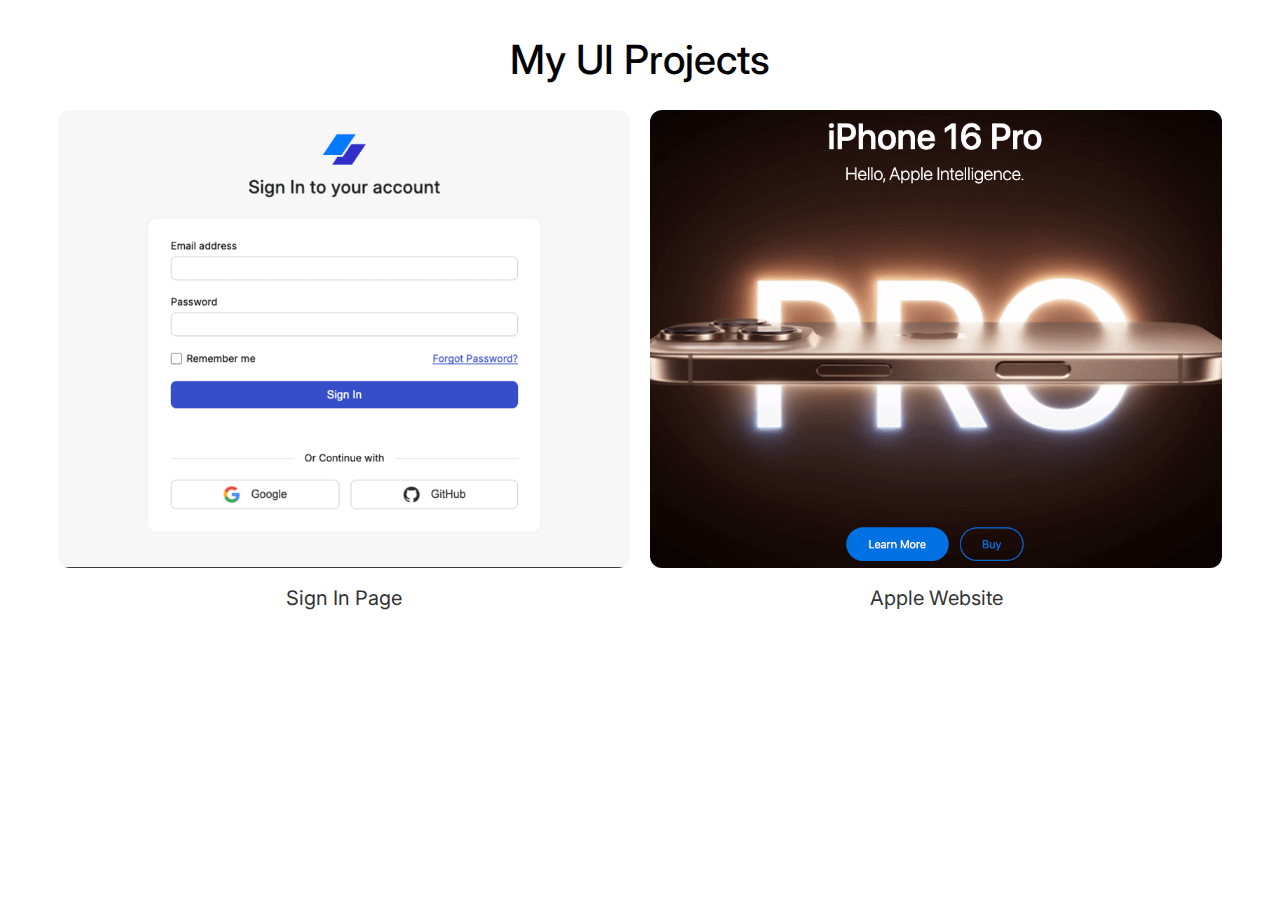
<file: index.html>
<!DOCTYPE html>
<html lang="en">
  <head>
    <meta charset="UTF-8" />
    <meta name="viewport" content="width=device-width, initial-scale=1.0" />
    <title>Tarun's UI Projects</title>
    <link rel="preconnect" href="https://fonts.googleapis.com" />
    <link rel="preconnect" href="https://fonts.gstatic.com" crossorigin />
    <link
      href="https://fonts.googleapis.com/css2?family=Inter:ital,opsz,wght@0,14..32,100..900;1,14..32,100..900&display=swap"
      rel="stylesheet"
    />
    <link rel="stylesheet" href="css/style.css" />
  </head>
  <body>
    <section class="container">
      <h1 class="title">My UI Projects</h1>
      <ul>
        <li>
          <a href="01-sign-in-page/index.html">
            <img
              class="thumbnail"
              src="01-sign-in-page/thumb/thumb.png"
              alt="Sign In Thumbnail"
            />
            <span> Sign In Page</span></a
          >
        </li>
        <li>
          <a href="02-apple-website/index.html">
            <img
              class="thumbnail"
              src="02-apple-website/thumb/thumb.png"
              alt="Sign In Thumbnail"
            />
            <span> Apple Website</span></a
          >
        </li>
      </ul>
    </section>
  </body>
</html>
</file>
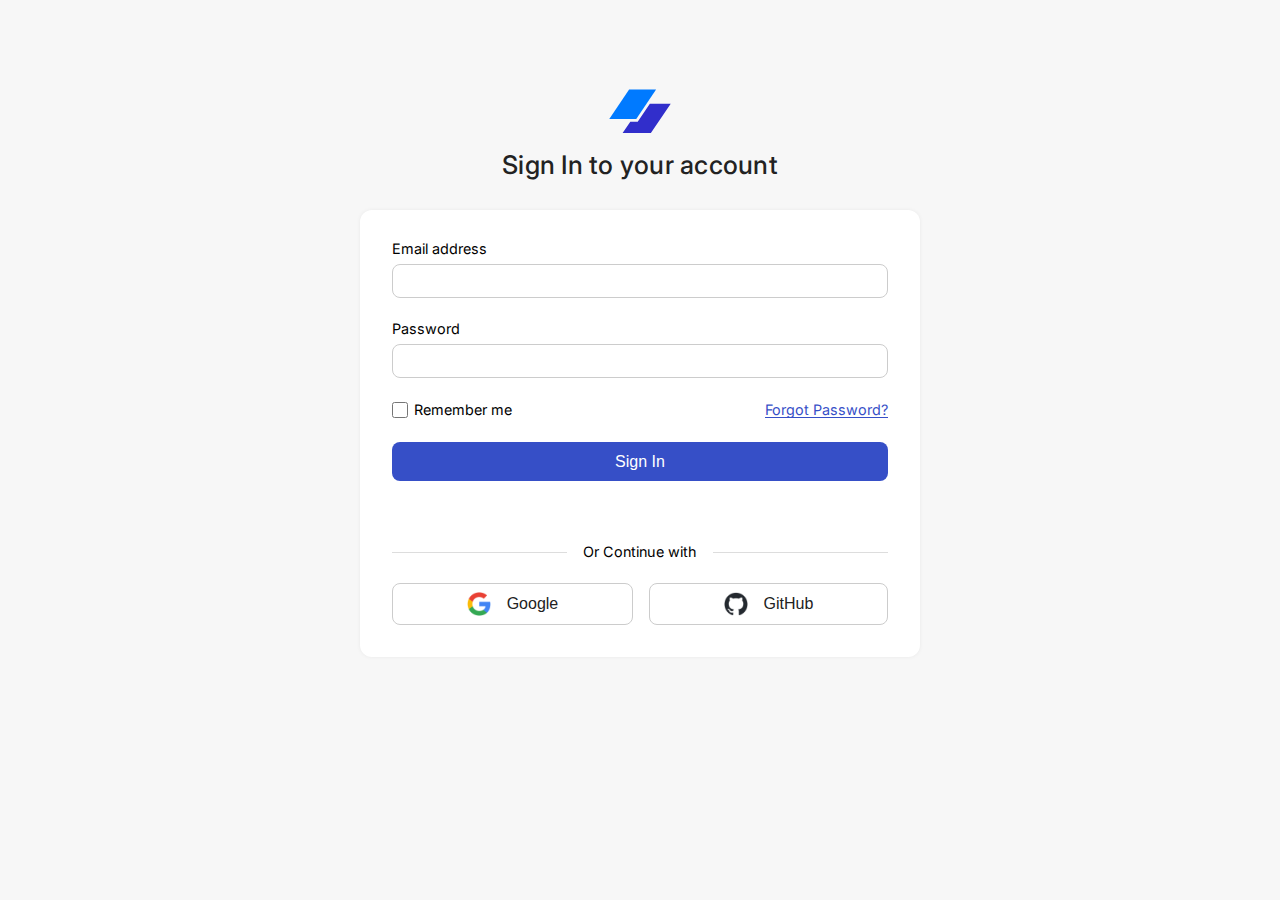
<file: 01-sign-in-page/index.html>
<!DOCTYPE html>
<html lang="en">
  <head>
    <meta charset="UTF-8" />
    <meta name="viewport" content="width=device-width, initial-scale=1.0" />
    <title>Sign In Page</title>
    <link rel="preconnect" href="https://fonts.googleapis.com" />
    <link rel="preconnect" href="https://fonts.gstatic.com" crossorigin />
    <link
      href="https://fonts.googleapis.com/css2?family=Inter:ital,opsz,wght@0,14..32,100..900;1,14..32,100..900&display=swap"
      rel="stylesheet"
    />
    <link rel="stylesheet" href="css/style.css" />
  </head>
  <body>
    <section class="section-sign-in">
      <div class="sign-in-title">
        <img src="logos/company.svg" class="logo-company" alt="Company Logo" />
        <h1 class="title-primary">Sign In to your account</h1>
      </div>
      <div class="sign-in-box">
        <form class="sign-in-form">
          <div class="email">
            <label for="email" class="input-label">Email address</label>
            <input
              class="input-field input-email"
              id="email"
              type="email"
              required
            />
          </div>
          <div class="password">
            <label for="password" class="input-label">Password</label>
            <input
              class="input-field input-password"
              id="password"
              type="password"
              required
            />
          </div>
          <div class="remember-forget">
            <div class="remember-me">
              <input
                class="checkbox"
                type="checkbox"
                id="remember-me"
                name="remember-me"
              />
              <label class="remember-label" for="remember-me"
                >Remember me</label
              >
            </div>
            <a href="#" class="link forgot-label">Forgot Password?</a>
          </div>
          <button class="button button-sign-in">Sign In</button>
        </form>
        <div class="other-sign-in-options">
          <div class="label-other-options">
            <div class="divider"></div>
            <p>Or Continue with</p>
            <div class="divider"></div>
          </div>
          <div class="other-sign-in-buttons">
            <button class="button button-other-options">
              <img
                src="logos/google.png"
                class="button-logo"
                alt="Google Logo"
              />
              Google
            </button>
            <button class="button button-other-options">
              <img
                src="logos/github.png"
                class="button-logo"
                alt="GitHub Logo"
              />
              GitHub
            </button>
          </div>
        </div>
      </div>
    </section>
  </body>
</html>
</file>
<file: css/style.css>
* {
  padding: 0;
  margin: 0;
  box-sizing: border-box;
}

html {
  font-size: 62.75%;
}

body {
  font-family: "Inter", sans-serif;
  line-height: 1;
}

.container {
  max-width: 120rem;
  padding: 4rem 2rem;
  margin: 0 auto;
  text-align: center;
}

.title {
  font-size: 4rem;
  padding-bottom: 3rem;
  font-weight: 500;
}

ul {
  display: grid;
  column-gap: 2rem;
  row-gap: 4rem;
  grid-template-columns: repeat(2, 1fr);
}

li {
  list-style: none;
}

a {
  display: flex;
  flex-direction: column;
  align-items: center;
  gap: 2rem;
  transition: all 300ms;
}

a:link,
a:visited {
  font-size: 2rem;
  text-decoration: none;
  color: #333;
}

a:hover,
a:focus {
  color: #666;
  transform: translateY(-6px);
}

.thumbnail {
  display: inline-block;
  width: 100%;
  height: auto;
  border-radius: 12px;
}

a span {
  display: block;
}

@media (max-width: 640px) {
  a:link,
  a:visited {
    font-size: 1.8rem;
  }

  .title {
    font-size: 2.5rem;
  }
  .thumbnail {
    width: 90%;
  }

  ul {
    grid-template-columns: 1fr;
    row-gap: 4rem;
  }

  a {
    gap: 1rem;
  }
}

@media (max-width: 320px) {
  .container {
    padding: 4rem 1rem;
  }
}
</file>
<file: 01-sign-in-page/css/style.css>
* {
  padding: 0;
  margin: 0;
  box-sizing: border-box;
}

html {
  font-size: 100%;
  line-height: 1;
}

body {
  font-family: "Inter", sans-serif;
  background-color: #f7f7f7;
  height: 100vh;
  display: flex;
  flex-direction: column;
  align-items: center;
  justify-content: flex-start;
}

/**************************/
/* REUSABLE COMPONENTS */
/**************************/

.button {
  border: none;
  padding: 0.5rem 1rem;
  font-size: 1rem;
  border-radius: 8px;
  min-height: 2.4rem;
}

.input-label {
  font-size: 0.9rem;
  font-weight: 400;
}

.input-field {
  font-size: 0.9rem;
  padding: 0.5rem 0.8rem;
  border-radius: 8px;
  border: 1px solid #ccc;
}

.link:link,
.link:visited {
  color: #364fc7;
  text-decoration: none;
  border-bottom: 1px solid #364fc7;
  transition: all 300ms;
}

.link:active,
.link:hover {
  color: #4263eb;
  border-bottom: 1px solid #4263eb;
}

/**************************/
/* PAGE TITLE */
/**************************/

.section-sign-in {
  padding-top: 4rem;
  width: 35rem;
  display: flex;
  flex-direction: column;
  gap: 1rem;
}

.sign-in-title {
  display: flex;
  flex-direction: column;
  align-items: center;
  gap: 0.5rem;
  padding: 1rem 0;
}

.logo-company {
  width: 4rem;
  height: 4rem;
}

.title-primary {
  font-size: 1.6rem;
  font-weight: 500;
  letter-spacing: 0.25px;
  color: #222;
}

/**************************/
/* SIGN IN FORM */
/**************************/

.sign-in-box {
  display: flex;
  flex-direction: column;
  align-items: center;
  gap: 4rem;
  padding: 2rem;
  background-color: #fff;
  border-radius: 12px;
  box-shadow: 0 0 4px 0 rgba(0, 0, 0, 0.06);
}

.sign-in-form {
  width: 100%;
  display: flex;
  flex-direction: column;
  justify-content: center;
  gap: 1.5rem;
}

.button-sign-in:focus {
  outline: 2px solid #364fc7;
  outline-offset: 0.2rem;
}

.button-sign-in {
  color: #fff;
  background-color: #364fc7;
  transition: background-color 300ms;
}

.button-sign-in:hover,
.button-sign-in:active {
  cursor: pointer;
  background-color: #4263eb;
}

.other-sign-in-options {
  width: 100%;
  display: flex;
  flex-direction: column;
  align-items: center;
  gap: 1.5rem;
}

.other-sign-in-buttons {
  display: flex;
  align-items: center;
  justify-content: space-between;
  gap: 1rem;
  width: 100%;
}

.button-other-options {
  display: flex;
  align-items: center;
  justify-content: center;
  gap: 1rem;
  color: #222;
  background-color: transparent;
  border: 1px solid #ccc;
  flex-grow: 1;
  transition: all 300ms;
}

.button-other-options:hover,
.button-other-options:active {
  cursor: pointer;
  background-color: #f8f9fa;
}

.button-logo {
  height: 1.5rem;
  width: 1.5rem;
}

.email,
.password {
  display: flex;
  flex-direction: column;
  gap: 0.5rem;
}

.remember-forget {
  display: flex;
  align-items: center;
  justify-content: space-between;
}

.checkbox[type="checkbox"] {
  accent-color: #4263eb;
  width: 1rem;
  height: 1rem;
  border-radius: 8px;
}

.checkbox[type="checkbox"]:focus {
  outline-color: #4263eb;
}

.checkbox[type="checkbox"]:checked {
  accent-color: #4263eb;
}

.remember-me {
  display: flex;
  align-items: center;
  gap: 0.4rem;
}

.label-other-options {
  width: 100%;
  display: flex;
  align-items: center;
  gap: 1rem;
}

.divider {
  height: 1px;
  background-color: #ddd;
  flex-grow: 1;
}

.remember-label,
.forgot-label,
.label-other-options {
  font-size: 0.9rem;
}

/**************************/
/* MEDIA QUERIES */
/**************************/

@media (max-width: 640px) {
  body {
    background-color: #fff;
  }

  .section-sign-in {
    width: 100vw;
  }

  .sign-in-box {
    border-radius: 0px;
    box-shadow: 0 0 0 0 rgba(0, 0, 0, 0);
  }
}

@media (max-width: 400px) {
  .title-primary {
    font-size: 1.2rem;
  }

  .section-sign-in {
    padding-top: 1rem;
  }

  .other-sign-in-buttons {
    flex-direction: column;
    align-items: stretch;
  }
}
</file>
